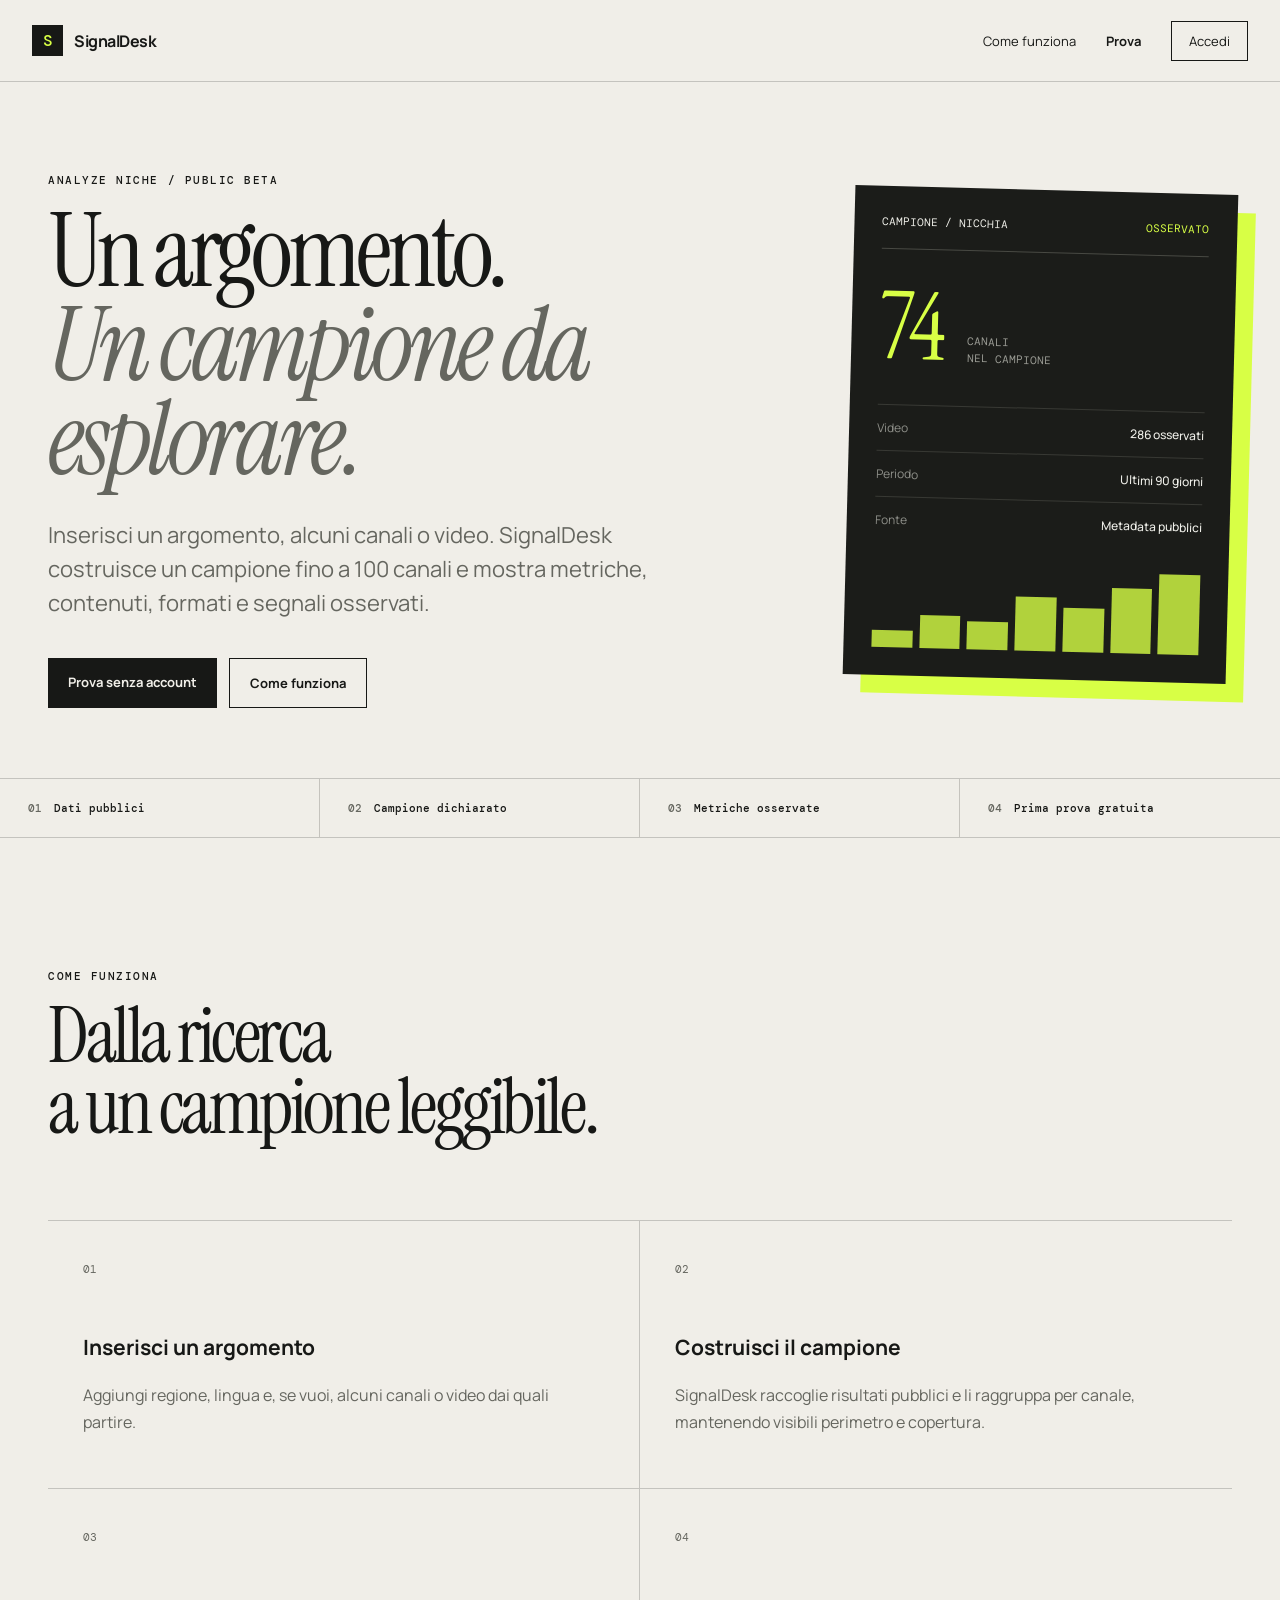
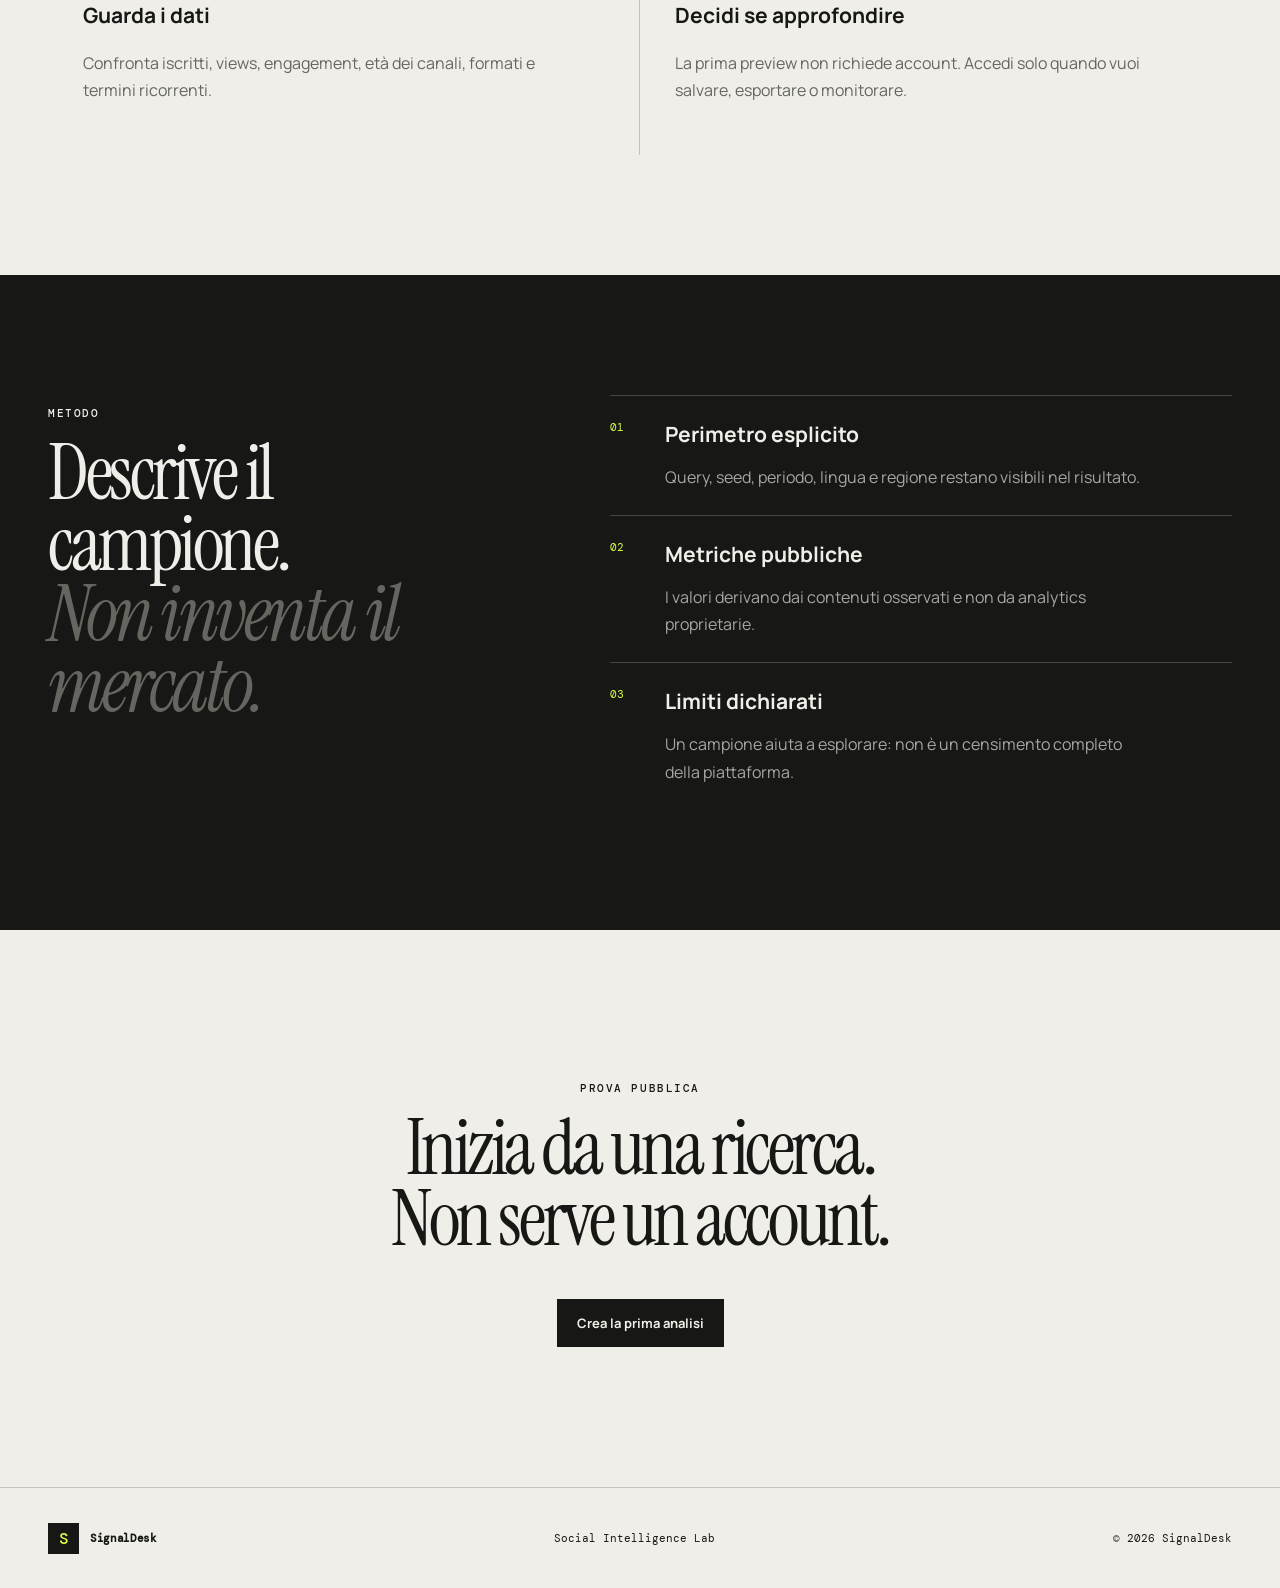
<file: static/landing.html>
<!doctype html>
<html lang="it">
<head>
  <meta charset="utf-8">
  <meta name="viewport" content="width=device-width, initial-scale=1">
  <title>SignalDesk | Analyze Niche Beta</title>
  <meta name="description" content="Inserisci un argomento, alcuni canali o video. SignalDesk costruisce un campione e mostra metriche, contenuti, formati e segnali osservati.">
  <meta name="robots" content="index,follow,max-image-preview:large">
  <meta property="og:type" content="website">
  <meta property="og:title" content="SignalDesk | Analyze Niche Beta">
  <meta property="og:description" content="Costruisci e analizza un campione di canali e contenuti pubblici attorno a un argomento.">
  <meta name="twitter:card" content="summary_large_image">
  <link rel="canonical" href="/">
  <link rel="preconnect" href="https://fonts.googleapis.com">
  <link rel="preconnect" href="https://fonts.gstatic.com" crossorigin>
  <link href="https://fonts.googleapis.com/css2?family=DM+Mono:wght@400;500&family=Instrument+Serif:ital@0;1&family=Manrope:wght@400;500;600;700&display=swap" rel="stylesheet">
  <link rel="stylesheet" href="/static/landing.css?v=1">
</head>
<body itemscope itemtype="https://schema.org/SoftwareApplication">
  <meta itemprop="name" content="SignalDesk">
  <meta itemprop="applicationCategory" content="BusinessApplication">
  <meta itemprop="operatingSystem" content="Web">
  <meta itemprop="description" content="Tool di ricerca e analisi descrittiva di campioni di canali e contenuti pubblici.">
  <header class="site-header">
    <a class="brand" href="/" aria-label="SignalDesk home"><span>S</span>SignalDesk</a>
    <nav aria-label="Navigazione principale">
      <a href="#funzioni">Come funziona</a>
      <a class="try-link" href="/try">Prova</a>
      <a class="login-link" href="/login">Accedi</a>
    </nav>
  </header>

  <main>
    <section class="hero">
      <div class="hero-copy">
        <p class="eyebrow">ANALYZE NICHE / PUBLIC BETA</p>
        <h1>Un argomento.<br><em>Un campione da esplorare.</em></h1>
        <p class="lead">Inserisci un argomento, alcuni canali o video. SignalDesk costruisce un campione fino a 100 canali e mostra metriche, contenuti, formati e segnali osservati.</p>
        <div class="hero-actions">
          <a class="primary" href="/try">Prova senza account</a>
          <a class="secondary" href="#funzioni">Come funziona</a>
        </div>
      </div>
      <div class="signal-panel" aria-label="Esempio di campione SignalDesk">
        <div class="panel-head"><span>CAMPIONE / NICCHIA</span><i>OSSERVATO</i></div>
        <div class="signal-score"><strong>74</strong><span>canali<br>nel campione</span></div>
        <div class="signal-row"><span>Video</span><b>286 osservati</b></div>
        <div class="signal-row"><span>Periodo</span><b>Ultimi 90 giorni</b></div>
        <div class="signal-row"><span>Fonte</span><b>Metadata pubblici</b></div>
        <div class="trace"><i></i><i></i><i></i><i></i><i></i><i></i><i></i></div>
      </div>
    </section>

    <section class="proof" aria-label="Principi del prodotto">
      <p><span>01</span>Dati pubblici</p>
      <p><span>02</span>Campione dichiarato</p>
      <p><span>03</span>Metriche osservate</p>
      <p><span>04</span>Prima prova gratuita</p>
    </section>

    <section id="funzioni" class="features">
      <div class="section-intro">
        <p class="eyebrow">COME FUNZIONA</p>
        <h2>Dalla ricerca<br>a un campione leggibile.</h2>
      </div>
      <article><span>01</span><h3>Inserisci un argomento</h3><p>Aggiungi regione, lingua e, se vuoi, alcuni canali o video dai quali partire.</p></article>
      <article><span>02</span><h3>Costruisci il campione</h3><p>SignalDesk raccoglie risultati pubblici e li raggruppa per canale, mantenendo visibili perimetro e copertura.</p></article>
      <article><span>03</span><h3>Guarda i dati</h3><p>Confronta iscritti, views, engagement, età dei canali, formati e termini ricorrenti.</p></article>
      <article><span>04</span><h3>Decidi se approfondire</h3><p>La prima preview non richiede account. Accedi solo quando vuoi salvare, esportare o monitorare.</p></article>
    </section>

    <section id="metodo" class="method">
      <div>
        <p class="eyebrow">METODO</p>
        <h2>Descrive il campione.<br><em>Non inventa il mercato.</em></h2>
      </div>
      <ol>
        <li><span>01</span><div><h3>Perimetro esplicito</h3><p>Query, seed, periodo, lingua e regione restano visibili nel risultato.</p></div></li>
        <li><span>02</span><div><h3>Metriche pubbliche</h3><p>I valori derivano dai contenuti osservati e non da analytics proprietarie.</p></div></li>
        <li><span>03</span><div><h3>Limiti dichiarati</h3><p>Un campione aiuta a esplorare: non è un censimento completo della piattaforma.</p></div></li>
      </ol>
    </section>

    <section class="closing">
      <p class="eyebrow">PROVA PUBBLICA</p>
      <h2>Inizia da una ricerca.<br>Non serve un account.</h2>
      <a class="primary" href="/try">Crea la prima analisi</a>
    </section>
  </main>

  <footer><a class="brand" href="/"><span>S</span>SignalDesk</a><p>Social Intelligence Lab</p><p>© 2026 SignalDesk</p></footer>
</body>
</html>
</file>
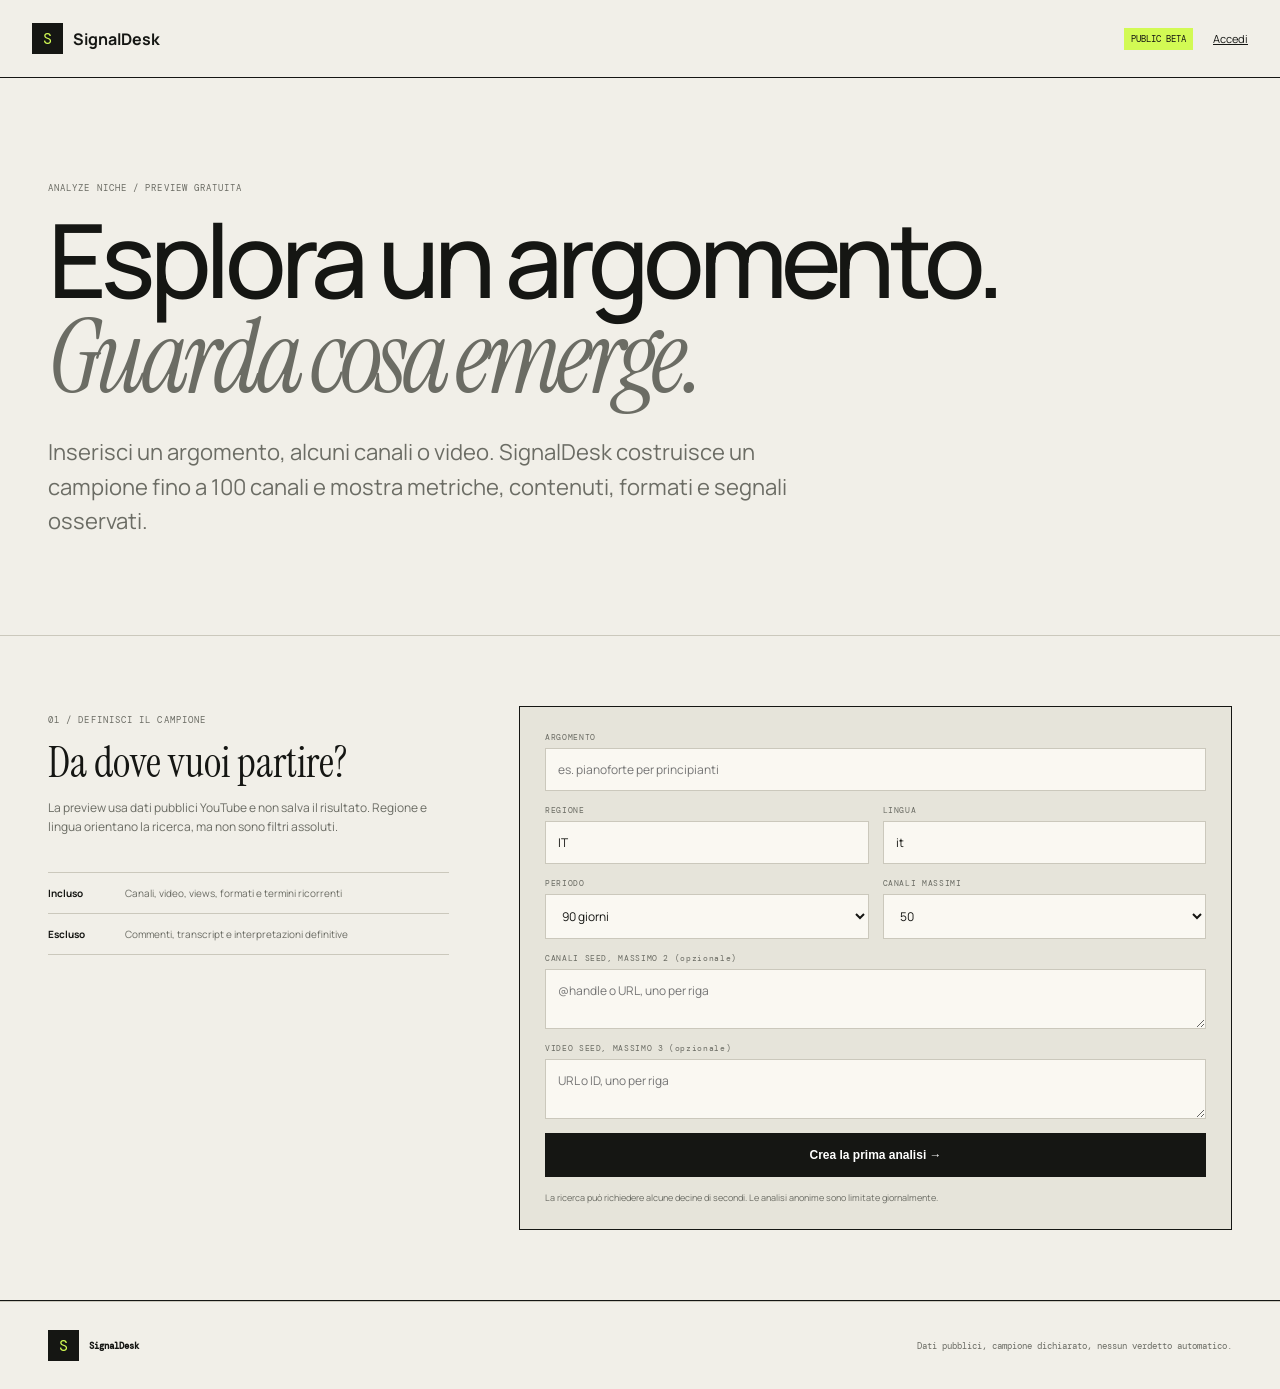
<file: static/try.html>
<!doctype html>
<html lang="it">
<head>
  <meta charset="utf-8">
  <meta name="viewport" content="width=device-width, initial-scale=1">
  <title>Analyze Niche Beta | SignalDesk</title>
  <meta name="description" content="Inserisci un argomento, alcuni canali o video. SignalDesk costruisce un campione di canali e mostra metriche, contenuti, formati e segnali osservati.">
  <meta name="robots" content="index,follow">
  <link rel="canonical" href="/try">
  <link rel="preconnect" href="https://fonts.googleapis.com">
  <link rel="preconnect" href="https://fonts.gstatic.com" crossorigin>
  <link href="https://fonts.googleapis.com/css2?family=DM+Mono:wght@400;500&family=Instrument+Serif:ital@0;1&family=Manrope:wght@400;500;600;700&display=swap" rel="stylesheet">
  <link rel="stylesheet" href="/static/try.css?v=1">
</head>
<body>
  <header class="try-header">
    <a class="brand" href="/"><span>S</span>SignalDesk</a>
    <div><span class="beta-label">PUBLIC BETA</span><a href="/login">Accedi</a></div>
  </header>

  <main>
    <section class="try-intro">
      <p class="eyebrow">ANALYZE NICHE / PREVIEW GRATUITA</p>
      <h1>Esplora un argomento.<br><em>Guarda cosa emerge.</em></h1>
      <p>Inserisci un argomento, alcuni canali o video. SignalDesk costruisce un campione fino a 100 canali e mostra metriche, contenuti, formati e segnali osservati.</p>
    </section>

    <section class="search-workbench" aria-labelledby="search-title">
      <div class="workbench-copy">
        <span>01 / DEFINISCI IL CAMPIONE</span>
        <h2 id="search-title">Da dove vuoi partire?</h2>
        <p>La preview usa dati pubblici YouTube e non salva il risultato. Regione e lingua orientano la ricerca, ma non sono filtri assoluti.</p>
        <div class="scope-list">
          <p><b>Incluso</b> Canali, video, views, formati e termini ricorrenti</p>
          <p><b>Escluso</b> Commenti, transcript e interpretazioni definitive</p>
        </div>
      </div>
      <form id="public-analysis-form">
        <label class="wide"><span>ARGOMENTO</span><input id="topic" maxlength="100" placeholder="es. pianoforte per principianti" required></label>
        <label><span>REGIONE</span><input id="region" maxlength="2" value="IT" placeholder="IT"></label>
        <label><span>LINGUA</span><input id="language" maxlength="2" value="it" placeholder="it"></label>
        <label><span>PERIODO</span><select id="days"><option value="30">30 giorni</option><option value="90" selected>90 giorni</option><option value="365">12 mesi</option></select></label>
        <label><span>CANALI MASSIMI</span><select id="max-channels"><option value="25">25</option><option value="50" selected>50</option><option value="100">100</option></select></label>
        <label class="wide"><span>CANALI SEED, MASSIMO 2 (opzionale)</span><textarea id="channels" rows="2" placeholder="@handle o URL, uno per riga"></textarea></label>
        <label class="wide"><span>VIDEO SEED, MASSIMO 3 (opzionale)</span><textarea id="videos" rows="2" placeholder="URL o ID, uno per riga"></textarea></label>
        <button id="analyze-button" type="submit">Crea la prima analisi →</button>
        <small>La ricerca può richiedere alcune decine di secondi. Le analisi anonime sono limitate giornalmente.</small>
      </form>
    </section>

    <section id="analysis-progress" class="analysis-progress" hidden aria-live="polite">
      <div><span>RICERCA IN CORSO</span><strong id="progress-title">Interrogo le fonti pubbliche...</strong></div>
      <i><b></b></i>
      <p>Risoluzione seed, raccolta video e aggregazione per canale.</p>
    </section>

    <section id="analysis-error" class="analysis-error" hidden role="alert"></section>

    <section id="analysis-results" class="analysis-results" hidden>
      <header class="result-heading">
        <div><p class="eyebrow">02 / CAMPIONE OSSERVATO</p><h2 id="result-title">Risultati</h2></div>
        <p id="result-notice"></p>
      </header>

      <div id="coverage-strip" class="coverage-strip"></div>
      <div id="metric-grid" class="metric-grid"></div>

      <div class="visual-grid">
        <section class="visual-panel">
          <div class="panel-heading"><h3>Termini ricorrenti</h3><span>presenza nei documenti</span></div>
          <div id="term-chart" class="rank-chart"></div>
        </section>
        <section class="visual-panel">
          <div class="panel-heading"><h3>Formati osservati</h3><span>durata dei video</span></div>
          <div id="format-chart" class="rank-chart accent"></div>
        </section>
      </div>

      <section class="channel-explorer">
        <div class="panel-heading channel-heading">
          <div><h3>Canali nel campione</h3><span id="channel-summary"></span></div>
          <div class="channel-controls">
            <input id="channel-filter" type="search" placeholder="Filtra canali...">
            <select id="channel-sort">
              <option value="match">Più pertinenti</option>
              <option value="newest">Più recenti</option>
              <option value="views">Views medie</option>
              <option value="subscribers">Iscritti</option>
              <option value="engagement">Engagement</option>
            </select>
          </div>
        </div>
        <div id="channel-list" class="channel-list"></div>
      </section>

      <section class="account-gate">
        <div><p class="eyebrow">CONTINUA L'ANALISI</p><h2>Questa preview non viene salvata.</h2><p>Accedi per conservare il corpus, esportare i dati, approfondire i commenti e monitorare la nicchia nel tempo.</p></div>
        <a href="/login">Accedi o crea un account →</a>
      </section>
    </section>
  </main>

  <footer><a class="brand" href="/"><span>S</span>SignalDesk</a><p>Dati pubblici, campione dichiarato, nessun verdetto automatico.</p></footer>
  <script src="/static/try.js?v=1"></script>
</body>
</html>
</file>
<file: static/landing.css>
:root {
  --ink: #171816;
  --paper: #f0eee8;
  --acid: #d8ff45;
  --line: rgba(23, 24, 22, .2);
  --muted: #65665f;
}

* { box-sizing: border-box; }
html { scroll-behavior: smooth; }
body { margin: 0; color: var(--ink); background: var(--paper); font-family: Manrope, sans-serif; }
a { color: inherit; }
.site-header, main, footer { max-width: 1320px; margin: auto; }
.site-header { height: 82px; padding: 0 32px; display: flex; align-items: center; justify-content: space-between; border-bottom: 1px solid var(--line); }
.brand { display: inline-flex; gap: 11px; align-items: center; font-weight: 700; text-decoration: none; letter-spacing: -.03em; }
.brand span { display: grid; place-items: center; width: 31px; height: 31px; background: var(--ink); color: var(--acid); font: 500 16px DM Mono, monospace; }
nav { display: flex; align-items: center; gap: 30px; font-size: 13px; }
nav a { text-decoration: none; }
.try-link { font-weight: 700; }
.login-link { padding: 10px 17px; border: 1px solid var(--ink); }
.hero { min-height: 690px; display: grid; grid-template-columns: 1.3fr .7fr; gap: 7vw; align-items: center; padding: 80px 48px 70px; }
.eyebrow { font: 500 11px DM Mono, monospace; letter-spacing: .14em; }
h1, h2 { margin: 18px 0; font-family: "Instrument Serif", serif; font-weight: 400; line-height: .92; letter-spacing: -.045em; }
h1 { max-width: 820px; font-size: clamp(64px, 8vw, 122px); }
h1 em, h2 em { color: var(--muted); font-weight: 400; }
.lead { max-width: 650px; margin: 30px 0; color: var(--muted); font-size: clamp(17px, 2vw, 22px); line-height: 1.55; }
.hero-actions { display: flex; flex-wrap: wrap; gap: 12px; margin-top: 38px; }
.primary, .secondary { display: inline-block; padding: 15px 20px; font-size: 13px; font-weight: 700; text-decoration: none; }
.primary { background: var(--ink); color: var(--paper); }
.secondary { border: 1px solid var(--ink); }
.signal-panel { padding: 28px; color: #efefe9; background: #1b1c19; box-shadow: 18px 18px 0 var(--acid); transform: rotate(1.5deg); }
.panel-head, .signal-row { display: flex; justify-content: space-between; align-items: center; }
.panel-head { padding-bottom: 20px; font: 11px DM Mono, monospace; border-bottom: 1px solid #484943; }
.panel-head i { color: var(--acid); font-style: normal; }
.signal-score { display: flex; gap: 22px; align-items: end; margin: 40px 0; }
.signal-score strong { color: var(--acid); font: 400 94px/0.8 "Instrument Serif", serif; }
.signal-score span { color: #9a9b94; font: 11px/1.5 DM Mono, monospace; text-transform: uppercase; }
.signal-row { padding: 14px 0; color: #8f908a; font-size: 12px; border-top: 1px solid #383934; }
.signal-row b { color: #efefe9; font-weight: 500; }
.trace { height: 80px; display: flex; align-items: end; gap: 7px; margin-top: 25px; }
.trace i { width: 100%; background: var(--acid); opacity: .8; }
.trace i:nth-child(1) { height: 22%; } .trace i:nth-child(2) { height: 42%; } .trace i:nth-child(3) { height: 35%; }
.trace i:nth-child(4) { height: 68%; } .trace i:nth-child(5) { height: 55%; } .trace i:nth-child(6) { height: 82%; } .trace i:nth-child(7) { height: 100%; }
.proof { display: grid; grid-template-columns: repeat(4, 1fr); border-top: 1px solid var(--line); border-bottom: 1px solid var(--line); }
.proof p { margin: 0; padding: 22px 28px; font: 500 11px DM Mono, monospace; border-right: 1px solid var(--line); }
.proof p:last-child { border: 0; }
.proof span, article > span, li > span { margin-right: 12px; color: var(--muted); }
.features { display: grid; grid-template-columns: repeat(2, 1fr); padding: 120px 48px; }
.section-intro { grid-column: 1 / -1; margin-bottom: 60px; }
h2 { font-size: clamp(50px, 6vw, 82px); }
.features article { min-height: 260px; padding: 35px; border-top: 1px solid var(--line); border-right: 1px solid var(--line); }
.features article:nth-of-type(even) { border-right: 0; }
article > span { font: 11px DM Mono, monospace; }
h3 { margin-top: 55px; font-size: 21px; }
article p, .method li p { max-width: 480px; color: var(--muted); line-height: 1.7; }
.method { display: grid; grid-template-columns: .85fr 1.15fr; gap: 8vw; padding: 120px 48px; color: var(--paper); background: var(--ink); }
.method ol { margin: 0; padding: 0; list-style: none; }
.method li { display: grid; grid-template-columns: 55px 1fr; padding: 24px 0; border-top: 1px solid #44453f; }
.method li h3 { margin: 0; }
.method li p { margin-bottom: 0; color: #a6a79f; }
.method li > span { font: 11px DM Mono, monospace; color: var(--acid); }
.closing { padding: 140px 48px; text-align: center; }
.closing h2 { margin-bottom: 45px; }
footer { display: flex; justify-content: space-between; align-items: center; padding: 32px 48px; border-top: 1px solid var(--line); font: 11px DM Mono, monospace; }

@media (max-width: 760px) {
  .site-header { height: 68px; padding: 0 18px; }
  nav a:not(.login-link) { display: none; }
  .hero { min-height: auto; grid-template-columns: 1fr; gap: 70px; padding: 70px 22px 90px; }
  h1 { font-size: clamp(54px, 17vw, 78px); }
  .signal-panel { margin-right: 15px; padding: 22px; }
  .proof { grid-template-columns: 1fr 1fr; }
  .proof p:nth-child(2) { border-right: 0; }
  .features { grid-template-columns: 1fr; padding: 90px 22px; }
  .features article { border-right: 0; padding: 30px 5px; }
  .method { grid-template-columns: 1fr; padding: 90px 22px; }
  .closing { padding: 100px 22px; }
  footer { align-items: flex-start; gap: 22px; padding: 28px 22px; flex-direction: column; }
}
</file>
<file: static/try.css>
:root { --ink:#151613; --paper:#f1efe8; --panel:#e6e4da; --line:#cbc8bc; --blue:#5678ef; --acid:#d2fa54; --alert:#ff6339; --muted:#6b6c64; }
* { box-sizing: border-box; }
body { margin: 0; color: var(--ink); background: var(--paper); font-family: Manrope, sans-serif; }
a { color: inherit; }
.try-header, main, footer { width: min(1320px, 100%); margin: auto; }
.try-header { height: 78px; display: flex; align-items: center; justify-content: space-between; padding: 0 32px; border-bottom: 1px solid var(--ink); }
.brand { display: inline-flex; align-items: center; gap: 10px; font-weight: 700; text-decoration: none; }
.brand span { display: grid; width: 31px; height: 31px; place-items: center; color: var(--acid); background: var(--ink); font: 15px "DM Mono"; }
.try-header > div { display: flex; align-items: center; gap: 20px; font-size: 11px; }
.beta-label { padding: 5px 7px; color: var(--ink); background: var(--acid); font: 9px "DM Mono"; }
.eyebrow, .workbench-copy > span { color: var(--muted); font: 9px "DM Mono"; letter-spacing: .12em; }
.try-intro { padding: 95px 48px 75px; border-bottom: 1px solid var(--line); }
.try-intro h1 { max-width: 1000px; margin: 18px 0 30px; font-size: clamp(55px, 8vw, 110px); line-height: .92; letter-spacing: -.055em; font-weight: 500; }
.try-intro h1 em { color: var(--muted); font-family: "Instrument Serif", serif; font-weight: 400; }
.try-intro > p:last-child { max-width: 760px; color: var(--muted); font-size: clamp(17px, 2vw, 22px); line-height: 1.55; }
.search-workbench { display: grid; grid-template-columns: .72fr 1.28fr; gap: 70px; padding: 70px 48px; border-bottom: 1px solid var(--ink); }
.workbench-copy h2, .result-heading h2, .account-gate h2 { margin: 14px 0; font: 400 42px/1 "Instrument Serif", serif; }
.workbench-copy > p, .account-gate p { color: var(--muted); font-size: 12px; line-height: 1.65; }
.scope-list { margin-top: 35px; border-top: 1px solid var(--line); }
.scope-list p { margin: 0; padding: 13px 0; border-bottom: 1px solid var(--line); color: var(--muted); font-size: 10px; }
.scope-list b { display: inline-block; width: 75px; color: var(--ink); }
#public-analysis-form { display: grid; grid-template-columns: repeat(2, 1fr); gap: 14px; padding: 25px; background: var(--panel); border: 1px solid var(--ink); }
#public-analysis-form label { display: grid; gap: 6px; }
#public-analysis-form label span { color: var(--muted); font: 8px "DM Mono"; letter-spacing: .08em; }
#public-analysis-form .wide, #public-analysis-form button, #public-analysis-form > small { grid-column: 1 / -1; }
input, select, textarea { width: 100%; border: 1px solid var(--line); background: #faf8f2; padding: 12px; color: var(--ink); font: 12px Manrope; resize: vertical; }
input:focus, select:focus, textarea:focus { outline: 3px solid var(--acid); outline-offset: 1px; border-color: var(--ink); }
#public-analysis-form button { border: 1px solid var(--ink); background: var(--ink); color: white; padding: 14px; font-size: 12px; font-weight: 700; }
#public-analysis-form button:disabled { opacity: .45; cursor: wait; }
#public-analysis-form > small { color: var(--muted); font-size: 9px; line-height: 1.5; }
.analysis-progress, .analysis-error { margin: 40px 48px; padding: 25px; border: 1px solid var(--ink); }
.analysis-progress > div { display: flex; justify-content: space-between; gap: 20px; }
.analysis-progress span { color: var(--blue); font: 9px "DM Mono"; }
.analysis-progress strong { font-size: 13px; }
.analysis-progress i { display: block; height: 5px; margin-top: 20px; overflow: hidden; background: var(--line); }
.analysis-progress i b { display: block; width: 35%; height: 100%; background: var(--blue); animation: progress 1.4s ease-in-out infinite alternate; }
.analysis-progress p { margin: 10px 0 0; color: var(--muted); font-size: 10px; }
.analysis-error { color: var(--alert); border-color: var(--alert); font-size: 12px; }
@keyframes progress { to { transform: translateX(185%); } }
.analysis-results { padding: 70px 48px 100px; }
.result-heading { display: flex; justify-content: space-between; align-items: end; padding-bottom: 25px; border-bottom: 1px solid var(--ink); }
.result-heading p:last-child { max-width: 440px; color: var(--muted); font-size: 10px; line-height: 1.6; text-align: right; }
.coverage-strip { display: flex; flex-wrap: wrap; gap: 1px; margin-top: 18px; background: var(--line); border: 1px solid var(--line); }
.coverage-strip span { flex: 1; min-width: 150px; padding: 11px 14px; background: var(--panel); font: 9px "DM Mono"; }
.coverage-strip b { color: var(--blue); }
.metric-grid { display: grid; grid-template-columns: repeat(4, 1fr); margin: 18px 0; border: 1px solid var(--ink); }
.metric { min-height: 135px; padding: 23px; border-right: 1px solid var(--line); }
.metric:last-child { border: 0; }
.metric strong { display: block; font: 30px "DM Mono"; }
.metric span { color: var(--muted); font-size: 10px; }
.visual-grid { display: grid; grid-template-columns: 1fr 1fr; gap: 18px; }
.visual-panel { padding: 22px; border: 1px solid var(--line); background: #faf8f2; }
.panel-heading { display: flex; justify-content: space-between; align-items: baseline; padding-bottom: 13px; border-bottom: 1px solid var(--ink); }
.panel-heading h3 { margin: 0; font-size: 17px; }
.panel-heading span { color: var(--muted); font: 9px "DM Mono"; }
.rank-chart { padding-top: 12px; }
.rank-row { display: grid; grid-template-columns: minmax(100px, 1fr) 1fr 35px; gap: 10px; align-items: center; padding: 9px 0; border-bottom: 1px solid var(--line); font-size: 10px; }
.rank-row i { height: 6px; background: var(--line); }
.rank-row i b { display: block; height: 100%; background: var(--blue); }
.rank-chart.accent .rank-row i b { background: var(--alert); }
.rank-row strong { text-align: right; font: 10px "DM Mono"; }
.channel-explorer { margin-top: 50px; }
.channel-heading { align-items: end; }
.channel-heading > div:first-child { display: grid; gap: 4px; }
.channel-controls { display: flex; gap: 8px; }
.channel-controls input { min-width: 220px; }
.channel-list { display: grid; }
.channel-row { display: grid; grid-template-columns: 38px minmax(200px, 1.4fr) repeat(4, minmax(85px, .55fr)); gap: 18px; align-items: center; padding: 18px 5px; border-bottom: 1px solid var(--line); }
.channel-row > span:first-child { color: var(--muted); font: 9px "DM Mono"; }
.channel-main a { display: block; font-size: 12px; font-weight: 700; text-decoration: none; }
.channel-main a:hover { color: var(--blue); }
.channel-main small, .channel-cell small { display: block; margin-top: 4px; color: var(--muted); font-size: 8px; }
.channel-cell strong { font: 12px "DM Mono"; }
.match-badge { width: max-content; margin-top: 6px; padding: 3px 5px; color: var(--blue); border: 1px solid var(--blue); font: 7px "DM Mono"; }
.account-gate { display: grid; grid-template-columns: 1fr auto; gap: 50px; align-items: center; margin-top: 65px; padding: 38px; color: white; background: var(--ink); }
.account-gate h2 { color: white; }
.account-gate p { max-width: 660px; color: #ffffff90; }
.account-gate a { padding: 14px 18px; color: var(--ink); background: var(--acid); font-size: 11px; font-weight: 700; text-decoration: none; }
footer { display: flex; align-items: center; justify-content: space-between; padding: 28px 48px; border-top: 1px solid var(--line); color: var(--muted); font: 9px "DM Mono"; }
footer .brand { color: var(--ink); }
[hidden] { display: none !important; }
@media (max-width: 800px) {
  .try-intro, .analysis-results { padding-inline: 22px; }
  .search-workbench { grid-template-columns: 1fr; gap: 35px; padding: 55px 22px; }
  .metric-grid { grid-template-columns: 1fr 1fr; }
  .metric:nth-child(2) { border-right: 0; }
  .visual-grid { grid-template-columns: 1fr; }
  .channel-row { grid-template-columns: 28px 1.4fr 1fr 1fr; }
  .channel-row .channel-cell:nth-last-child(-n+2) { display: none; }
  .account-gate { grid-template-columns: 1fr; }
}
@media (max-width: 520px) {
  .try-header { padding: 0 18px; }
  .try-header .beta-label { display: none; }
  .try-intro { padding: 65px 20px; }
  .try-intro h1 { font-size: 55px; }
  #public-analysis-form { grid-template-columns: 1fr; padding: 18px; }
  #public-analysis-form .wide, #public-analysis-form button, #public-analysis-form > small { grid-column: 1; }
  .analysis-progress, .analysis-error { margin-inline: 20px; }
  .analysis-progress > div, .result-heading, .panel-heading.channel-heading { align-items: flex-start; flex-direction: column; }
  .result-heading p:last-child { text-align: left; }
  .metric-grid { grid-template-columns: 1fr; }
  .metric { min-height: 100px; border-right: 0; border-bottom: 1px solid var(--line); }
  .channel-controls { width: 100%; flex-direction: column; }
  .channel-controls input { min-width: 0; }
  .channel-row { grid-template-columns: 25px 1fr 75px; gap: 10px; }
  .channel-row .channel-cell:not(:first-of-type) { display: none; }
  footer { align-items: flex-start; gap: 20px; padding: 25px 20px; flex-direction: column; }
}
</file>
